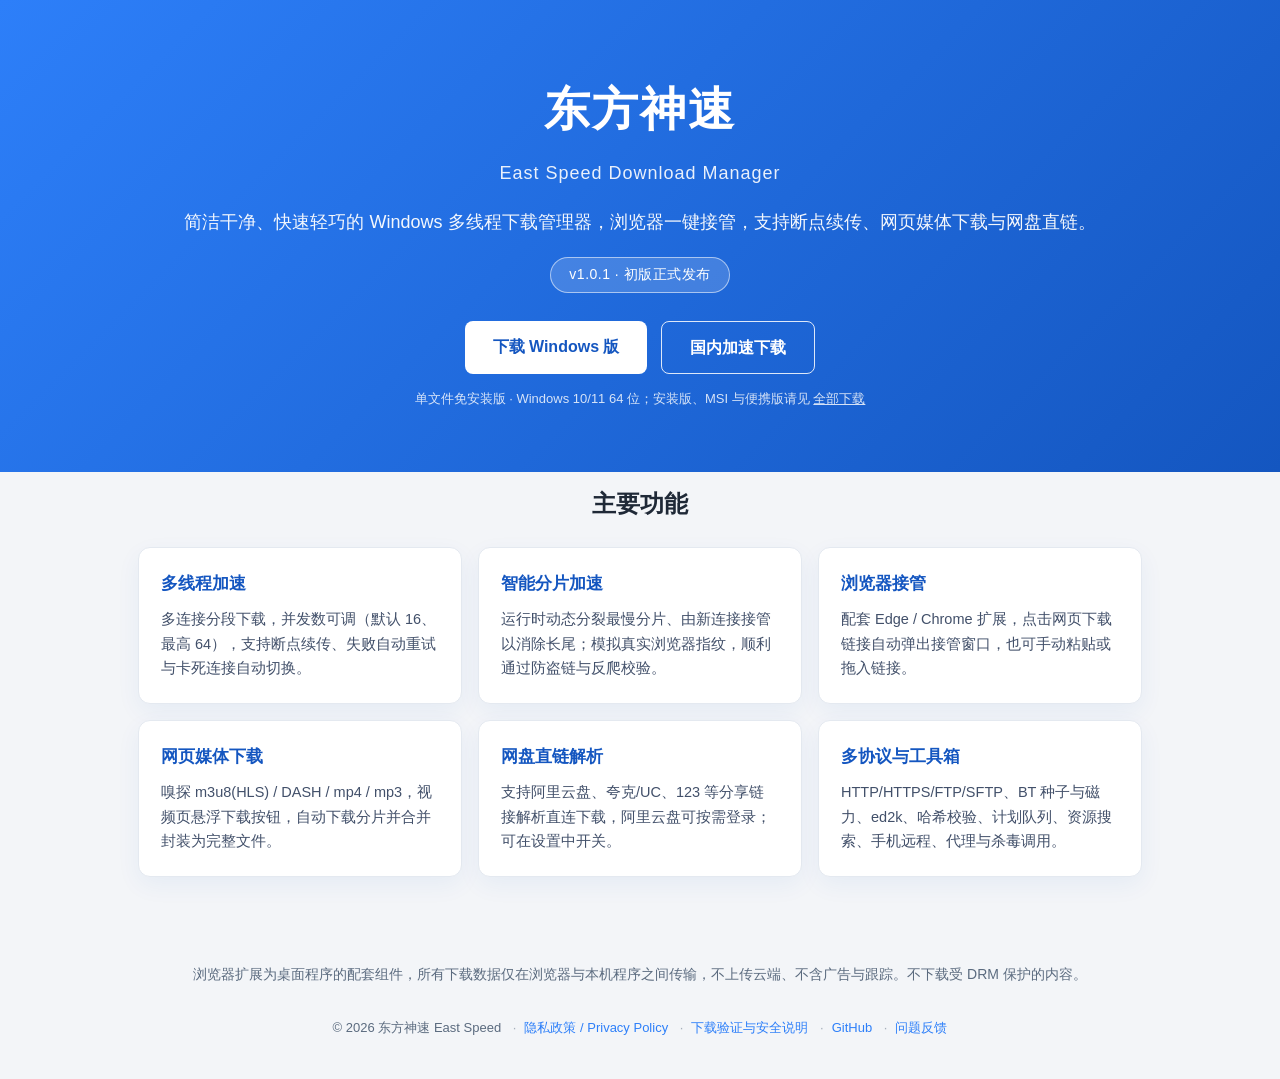
<file: index.html>
<!DOCTYPE html>
<html lang="zh-CN">
<head>
<meta charset="UTF-8" />
<meta name="viewport" content="width=device-width, initial-scale=1.0" />
<title>东方神速 East Speed · 多线程下载管理器</title>
<style>
  :root{--primary:#2D7FF9;--dark:#1456C0;--ink:#1F2937;--muted:#5B6B7F;--line:#E4E9F0;}
  *{box-sizing:border-box;margin:0;padding:0;}
  body{font-family:"Microsoft YaHei","PingFang SC",Segoe UI,Arial,sans-serif;color:var(--ink);background:#F3F5F8;line-height:1.7;}
  .hero{background:linear-gradient(135deg,var(--primary),var(--dark));color:#fff;padding:70px 20px 62px;text-align:center;}
  .hero h1{font-size:46px;margin-bottom:10px;letter-spacing:2px;}
  .hero .en{opacity:.9;font-size:18px;letter-spacing:1px;}
  .hero p{margin-top:18px;font-size:18px;opacity:.95;}
  .badge{display:inline-block;margin-top:20px;background:rgba(255,255,255,.16);border:1px solid rgba(255,255,255,.55);
    padding:5px 18px;border-radius:999px;font-size:14px;letter-spacing:.5px;}
  .btns{margin-top:28px;display:flex;gap:14px;justify-content:center;flex-wrap:wrap;}
  .btn{display:inline-block;padding:12px 28px;border-radius:8px;font-size:16px;text-decoration:none;font-weight:600;}
  .btn-light{background:#fff;color:var(--dark);}
  .btn-outline{border:1.5px solid rgba(255,255,255,.85);color:#fff;}
  .hint{margin-top:14px;font-size:13px;opacity:.82;}
  .wrap{max-width:1040px;margin:-34px auto 0;padding:0 18px 60px;}
  .grid{display:grid;grid-template-columns:repeat(auto-fit,minmax(280px,1fr));gap:16px;}
  .card{background:#fff;border:1px solid var(--line);border-radius:12px;padding:22px 22px;box-shadow:0 8px 24px rgba(20,86,192,.06);}
  .card h3{color:var(--dark);font-size:17px;margin-bottom:8px;}
  .card p{color:#42506a;font-size:14.5px;}
  .sec-title{text-align:center;font-size:24px;margin:46px 0 22px;color:var(--ink);}
  .note{max-width:960px;margin:26px auto 0;padding:0 18px;color:var(--muted);font-size:14px;text-align:center;}
  footer{text-align:center;color:var(--muted);font-size:13px;padding:30px 16px 40px;}
  footer a{color:var(--primary);text-decoration:none;}
  footer .sep{margin:0 8px;opacity:.5;}
</style>
</head>
<body>
  <header class="hero">
    <h1>东方神速</h1>
    <div class="en">East Speed Download Manager</div>
    <p>简洁干净、快速轻巧的 Windows 多线程下载管理器，浏览器一键接管，支持断点续传、网页媒体下载与网盘直链。</p>
    <div class="badge">v1.0.1 · 初版正式发布</div>
    <div class="btns">
      <a class="btn btn-light" href="https://github.com/haoeastspeed/eastspeed-pro/releases/latest/download/EastSpeedPro.exe" title="下载单文件免安装版（Windows 10/11 64 位）">下载 Windows 版</a>
      <a class="btn btn-outline" href="https://update.eastspeed.dpdns.org/pro/EastSpeedPro.exe" title="国内加速通道，下载较慢时请使用此链接">国内加速下载</a>
    </div>
    <div class="hint">单文件免安装版 · Windows 10/11 64 位；安装版、MSI 与便携版请见 <a href="https://github.com/haoeastspeed/eastspeed-pro/releases/latest" style="color:#fff;text-decoration:underline;">全部下载</a></div>
  </header>

  <div class="wrap">
    <h2 class="sec-title">主要功能</h2>
    <div class="grid">
      <div class="card"><h3>多线程加速</h3><p>多连接分段下载，并发数可调（默认 16、最高 64），支持断点续传、失败自动重试与卡死连接自动切换。</p></div>
      <div class="card"><h3>智能分片加速</h3><p>运行时动态分裂最慢分片、由新连接接管以消除长尾；模拟真实浏览器指纹，顺利通过防盗链与反爬校验。</p></div>
      <div class="card"><h3>浏览器接管</h3><p>配套 Edge / Chrome 扩展，点击网页下载链接自动弹出接管窗口，也可手动粘贴或拖入链接。</p></div>
      <div class="card"><h3>网页媒体下载</h3><p>嗅探 m3u8(HLS) / DASH / mp4 / mp3，视频页悬浮下载按钮，自动下载分片并合并封装为完整文件。</p></div>
      <div class="card"><h3>网盘直链解析</h3><p>支持阿里云盘、夸克/UC、123 等分享链接解析直连下载，阿里云盘可按需登录；可在设置中开关。</p></div>
      <div class="card"><h3>多协议与工具箱</h3><p>HTTP/HTTPS/FTP/SFTP、BT 种子与磁力、ed2k、哈希校验、计划队列、资源搜索、手机远程、代理与杀毒调用。</p></div>
    </div>
  </div>

  <p class="note">浏览器扩展为桌面程序的配套组件，所有下载数据仅在浏览器与本机程序之间传输，不上传云端、不含广告与跟踪。不下载受 DRM 保护的内容。</p>

  <footer>
    © 2026 东方神速 East Speed
    <span class="sep">·</span><a href="privacy-policy.html">隐私政策 / Privacy Policy</a>
    <span class="sep">·</span><a href="code-signing-policy.html">下载验证与安全说明</a>
    <span class="sep">·</span><a href="https://github.com/haoeastspeed/eastspeed-pro">GitHub</a>
    <span class="sep">·</span><a href="mailto:wwwhdf@126.com">问题反馈</a>
  </footer>
</body>
</html>
</file>
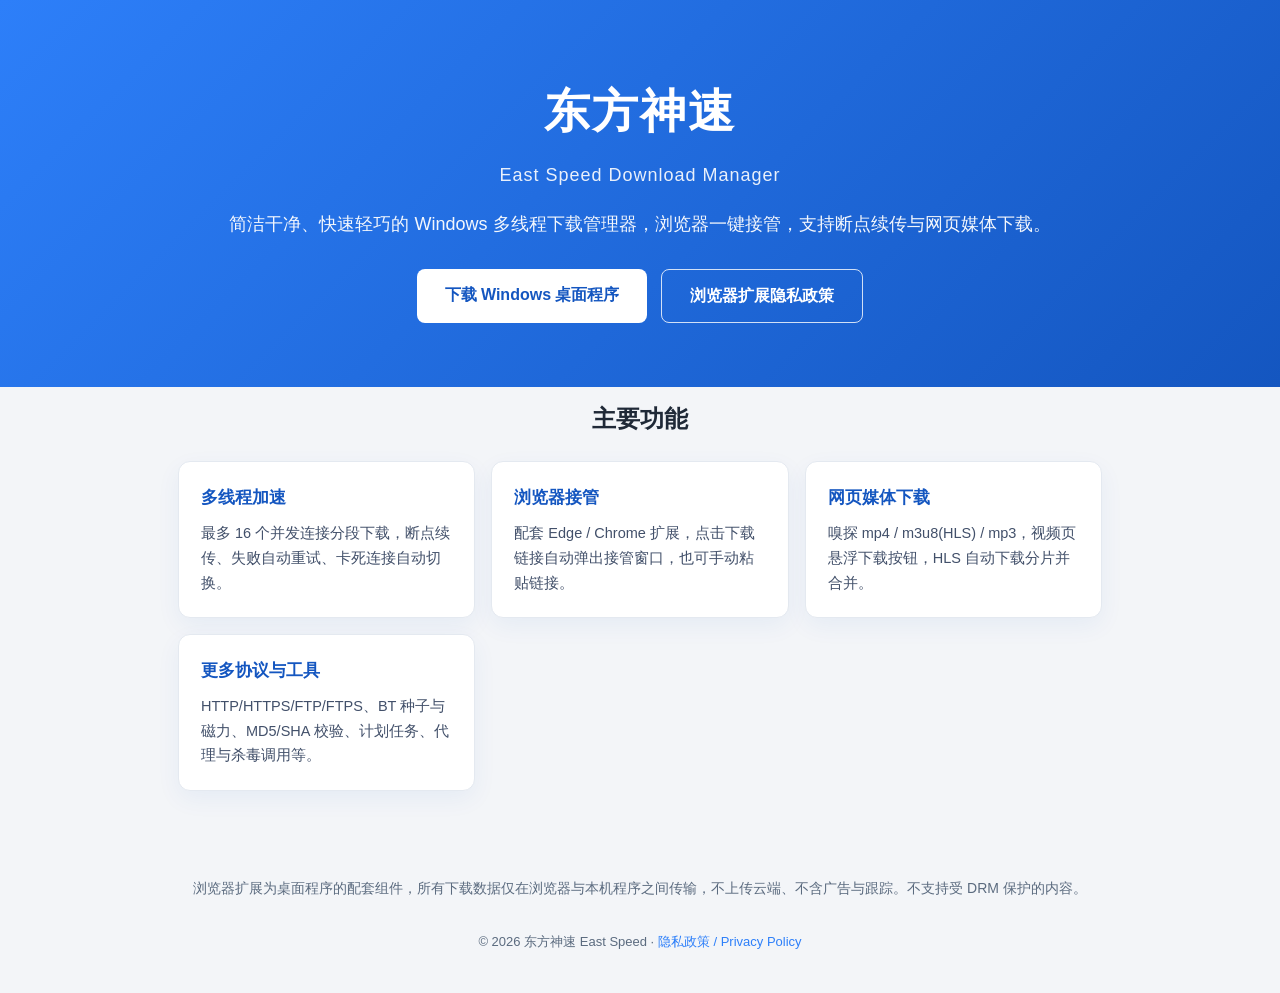
<file: edge_submission/index.html>
<!DOCTYPE html>
<html lang="zh-CN">
<head>
<meta charset="UTF-8" />
<meta name="viewport" content="width=device-width, initial-scale=1.0" />
<title>东方神速 East Speed · 多线程下载管理器</title>
<style>
  :root{--primary:#2D7FF9;--dark:#1456C0;--ink:#1F2937;--muted:#5B6B7F;--line:#E4E9F0;}
  *{box-sizing:border-box;margin:0;padding:0;}
  body{font-family:"Microsoft YaHei","PingFang SC",Segoe UI,Arial,sans-serif;color:var(--ink);background:#F3F5F8;line-height:1.7;}
  .hero{background:linear-gradient(135deg,var(--primary),var(--dark));color:#fff;padding:72px 20px 64px;text-align:center;}
  .hero h1{font-size:46px;margin-bottom:10px;letter-spacing:2px;}
  .hero .en{opacity:.9;font-size:18px;letter-spacing:1px;}
  .hero p{margin-top:18px;font-size:18px;opacity:.95;}
  .btns{margin-top:30px;display:flex;gap:14px;justify-content:center;flex-wrap:wrap;}
  .btn{display:inline-block;padding:12px 28px;border-radius:8px;font-size:16px;text-decoration:none;font-weight:600;}
  .btn-light{background:#fff;color:var(--dark);}
  .btn-outline{border:1.5px solid rgba(255,255,255,.8);color:#fff;}
  .wrap{max-width:960px;margin:-34px auto 0;padding:0 18px 60px;}
  .grid{display:grid;grid-template-columns:repeat(auto-fit,minmax(220px,1fr));gap:16px;}
  .card{background:#fff;border:1px solid var(--line);border-radius:12px;padding:22px 22px;box-shadow:0 8px 24px rgba(20,86,192,.06);}
  .card h3{color:var(--dark);font-size:17px;margin-bottom:8px;}
  .card p{color:#42506a;font-size:14.5px;}
  .sec-title{text-align:center;font-size:24px;margin:46px 0 22px;color:var(--ink);}
  .note{max-width:960px;margin:26px auto 0;padding:0 18px;color:var(--muted);font-size:14px;text-align:center;}
  footer{text-align:center;color:var(--muted);font-size:13px;padding:30px 16px 40px;}
  footer a{color:var(--primary);text-decoration:none;}
</style>
</head>
<body>
  <header class="hero">
    <h1>东方神速</h1>
    <div class="en">East Speed Download Manager</div>
    <p>简洁干净、快速轻巧的 Windows 多线程下载管理器，浏览器一键接管，支持断点续传与网页媒体下载。</p>
    <div class="btns">
      <a class="btn btn-light" href="https://github.com/haoeastspeed/eastspeed/releases/tag/v1.0.0" target="_blank" rel="noopener">下载 Windows 桌面程序</a>
      <a class="btn btn-outline" href="privacy-policy.html">浏览器扩展隐私政策</a>
    </div>
  </header>

  <div class="wrap">
    <h2 class="sec-title">主要功能</h2>
    <div class="grid">
      <div class="card"><h3>多线程加速</h3><p>最多 16 个并发连接分段下载，断点续传、失败自动重试、卡死连接自动切换。</p></div>
      <div class="card"><h3>浏览器接管</h3><p>配套 Edge / Chrome 扩展，点击下载链接自动弹出接管窗口，也可手动粘贴链接。</p></div>
      <div class="card"><h3>网页媒体下载</h3><p>嗅探 mp4 / m3u8(HLS) / mp3，视频页悬浮下载按钮，HLS 自动下载分片并合并。</p></div>
      <div class="card"><h3>更多协议与工具</h3><p>HTTP/HTTPS/FTP/FTPS、BT 种子与磁力、MD5/SHA 校验、计划任务、代理与杀毒调用等。</p></div>
    </div>
  </div>

  <p class="note">浏览器扩展为桌面程序的配套组件，所有下载数据仅在浏览器与本机程序之间传输，不上传云端、不含广告与跟踪。不支持受 DRM 保护的内容。</p>

  <footer>
    © 2026 东方神速 East Speed ·
    <a href="privacy-policy.html">隐私政策 / Privacy Policy</a>
  </footer>
</body>
</html>
</file>
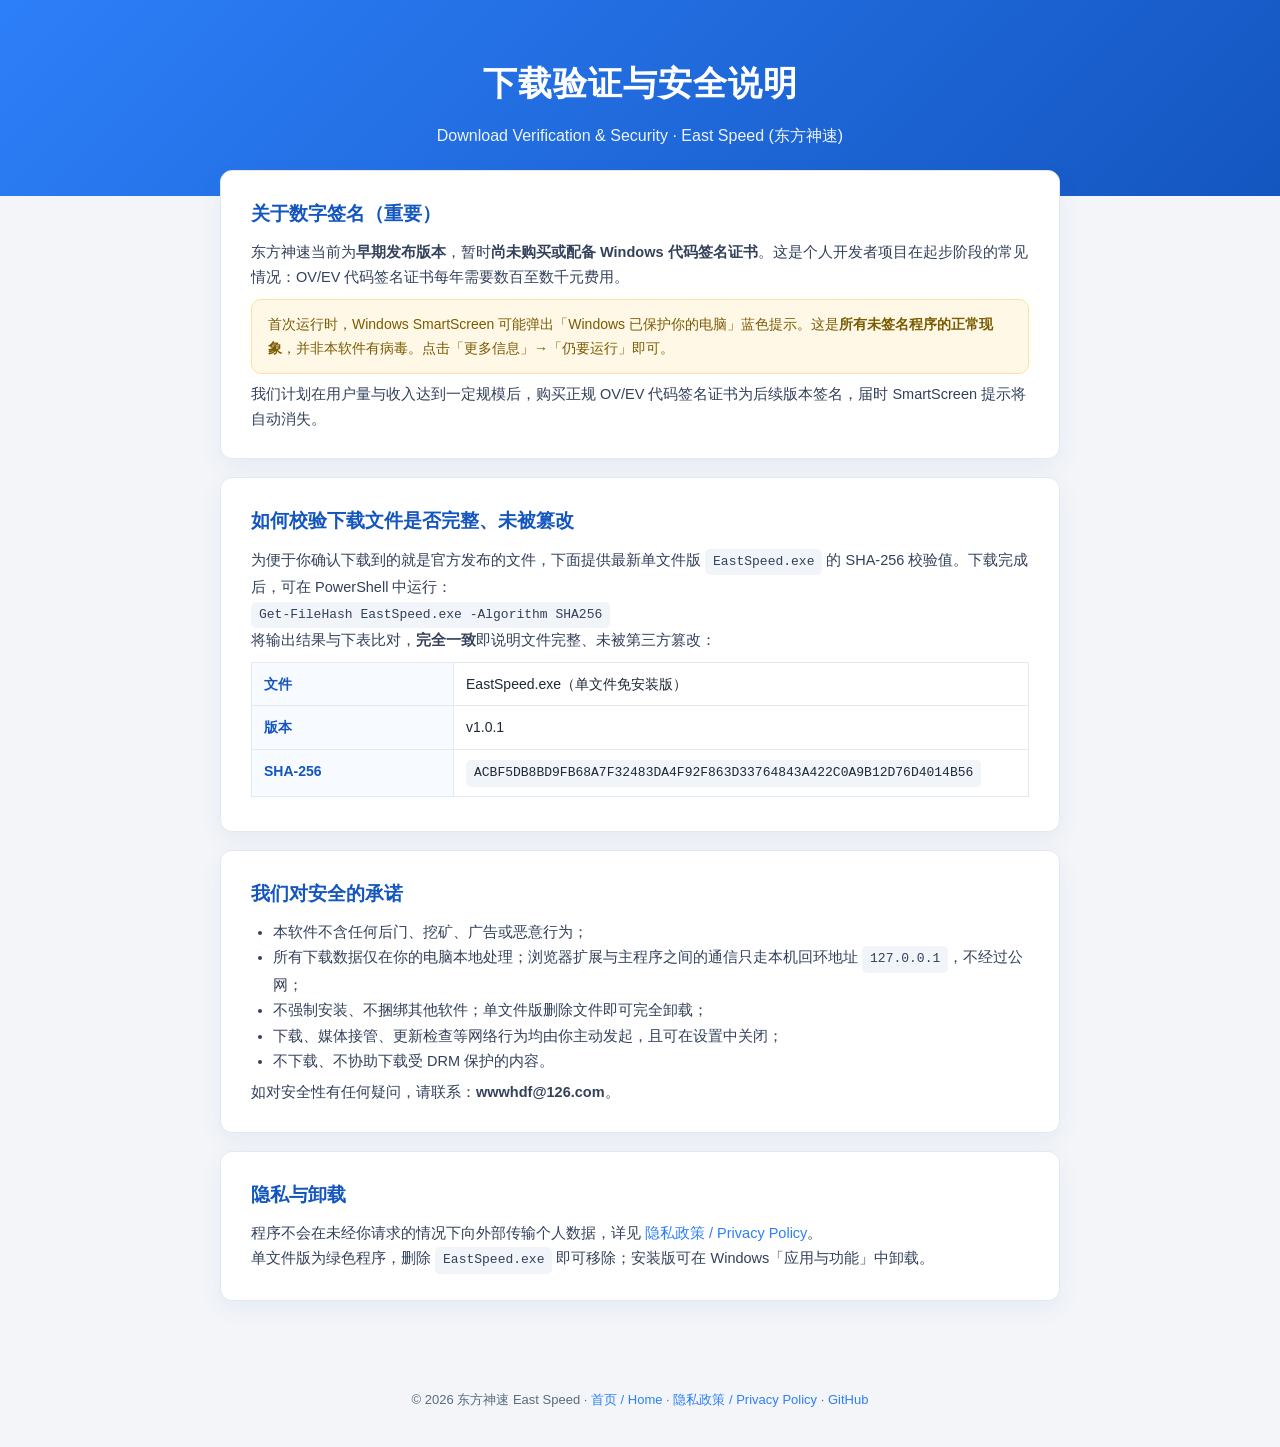
<file: code-signing-policy.html>
<!DOCTYPE html>
<html lang="zh-CN">
<head>
<meta charset="UTF-8" />
<meta name="viewport" content="width=device-width, initial-scale=1.0" />
<title>下载验证与安全说明 · Download Verification & Security — East Speed 东方神速</title>
<style>
  :root{--primary:#2D7FF9;--dark:#1456C0;--ink:#1F2937;--muted:#5B6B7F;--line:#E4E9F0;}
  *{box-sizing:border-box;margin:0;padding:0;}
  body{font-family:"Microsoft YaHei","PingFang SC",Segoe UI,Arial,sans-serif;color:var(--ink);background:#F3F5F8;line-height:1.75;}
  .hero{background:linear-gradient(135deg,var(--primary),var(--dark));color:#fff;padding:54px 20px 46px;text-align:center;}
  .hero h1{font-size:34px;margin-bottom:8px;letter-spacing:1px;}
  .hero .en{opacity:.92;font-size:16px;}
  .wrap{max-width:880px;margin:-26px auto 0;padding:0 20px 60px;}
  .card{background:#fff;border:1px solid var(--line);border-radius:12px;padding:26px 30px;box-shadow:0 8px 24px rgba(20,86,192,.06);margin-bottom:18px;}
  h2{color:var(--dark);font-size:19px;margin:22px 0 10px;}
  h2:first-child{margin-top:0;}
  p,li{font-size:14.5px;color:#33415a;}
  ul{margin:6px 0 6px 22px;}
  .note{background:#FFF8E6;border:1px solid #FFE0A3;border-radius:10px;padding:12px 16px;font-size:14px;color:#7A5B00;margin:8px 0;}
  code{background:#F1F4F9;border-radius:5px;padding:2px 8px;font-size:13px;word-break:break-all;display:inline-block;}
  a{color:var(--primary);text-decoration:none;}
  table{border-collapse:collapse;width:100%;margin:8px 0;font-size:14px;}
  th,td{border:1px solid var(--line);padding:9px 12px;text-align:left;vertical-align:top;}
  th{background:#F7FAFF;width:26%;color:var(--dark);}
  footer{text-align:center;color:var(--muted);font-size:13px;padding:10px 16px 40px;}
</style>
</head>
<body>
  <header class="hero">
    <h1>下载验证与安全说明</h1>
    <div class="en">Download Verification &amp; Security · East Speed (东方神速)</div>
  </header>

  <div class="wrap">
    <div class="card">
      <h2>关于数字签名（重要）</h2>
      <p>东方神速当前为<strong>早期发布版本</strong>，暂时<strong>尚未购买或配备 Windows 代码签名证书</strong>。这是个人开发者项目在起步阶段的常见情况：OV/EV 代码签名证书每年需要数百至数千元费用。</p>
      <div class="note">首次运行时，Windows SmartScreen 可能弹出「Windows 已保护你的电脑」蓝色提示。这是<strong>所有未签名程序的正常现象</strong>，并非本软件有病毒。点击「更多信息」→「仍要运行」即可。</div>
      <p>我们计划在用户量与收入达到一定规模后，购买正规 OV/EV 代码签名证书为后续版本签名，届时 SmartScreen 提示将自动消失。</p>
    </div>

    <div class="card">
      <h2>如何校验下载文件是否完整、未被篡改</h2>
      <p>为便于你确认下载到的就是官方发布的文件，下面提供最新单文件版 <code>EastSpeed.exe</code> 的 SHA-256 校验值。下载完成后，可在 PowerShell 中运行：</p>
      <p><code>Get-FileHash EastSpeed.exe -Algorithm SHA256</code></p>
      <p>将输出结果与下表比对，<strong>完全一致</strong>即说明文件完整、未被第三方篡改：</p>
      <table>
        <tr><th>文件</th><td>EastSpeed.exe（单文件免安装版）</td></tr>
        <tr><th>版本</th><td>v1.0.1</td></tr>
        <tr><th>SHA-256</th><td><code>ACBF5DB8BD9FB68A7F32483DA4F92F863D33764843A422C0A9B12D76D4014B56</code></td></tr>
      </table>
    </div>

    <div class="card">
      <h2>我们对安全的承诺</h2>
      <ul>
        <li>本软件不含任何后门、挖矿、广告或恶意行为；</li>
        <li>所有下载数据仅在你的电脑本地处理；浏览器扩展与主程序之间的通信只走本机回环地址 <code>127.0.0.1</code>，不经过公网；</li>
        <li>不强制安装、不捆绑其他软件；单文件版删除文件即可完全卸载；</li>
        <li>下载、媒体接管、更新检查等网络行为均由你主动发起，且可在设置中关闭；</li>
        <li>不下载、不协助下载受 DRM 保护的内容。</li>
      </ul>
      <p>如对安全性有任何疑问，请联系：<strong>wwwhdf@126.com</strong>。</p>
    </div>

    <div class="card">
      <h2>隐私与卸载</h2>
      <p>程序不会在未经你请求的情况下向外部传输个人数据，详见 <a href="privacy-policy.html">隐私政策 / Privacy Policy</a>。</p>
      <p>单文件版为绿色程序，删除 <code>EastSpeed.exe</code> 即可移除；安装版可在 Windows「应用与功能」中卸载。</p>
    </div>
  </div>

  <footer>
    © 2026 东方神速 East Speed ·
    <a href="index.html">首页 / Home</a> ·
    <a href="privacy-policy.html">隐私政策 / Privacy Policy</a> ·
    <a href="https://github.com/haoeastspeed/eastspeed" target="_blank" rel="noopener">GitHub</a>
  </footer>
</body>
</html>
</file>
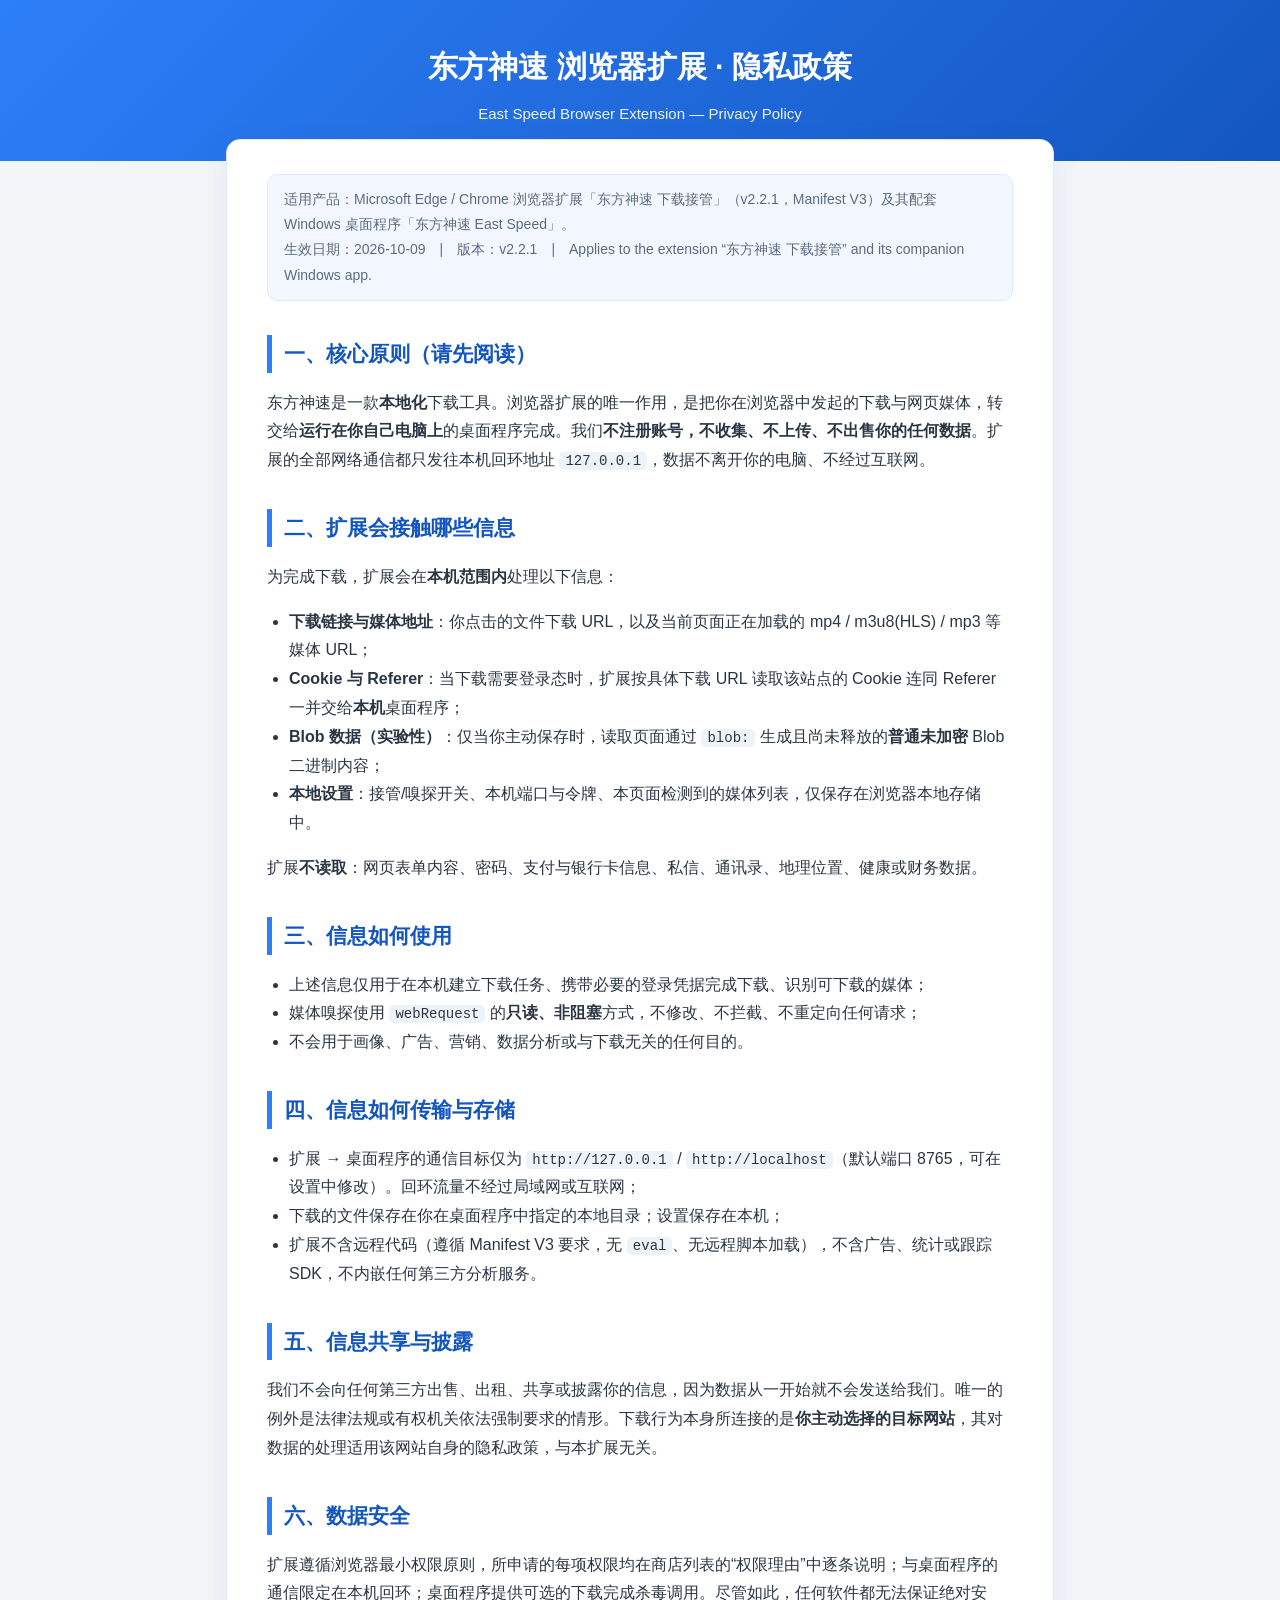
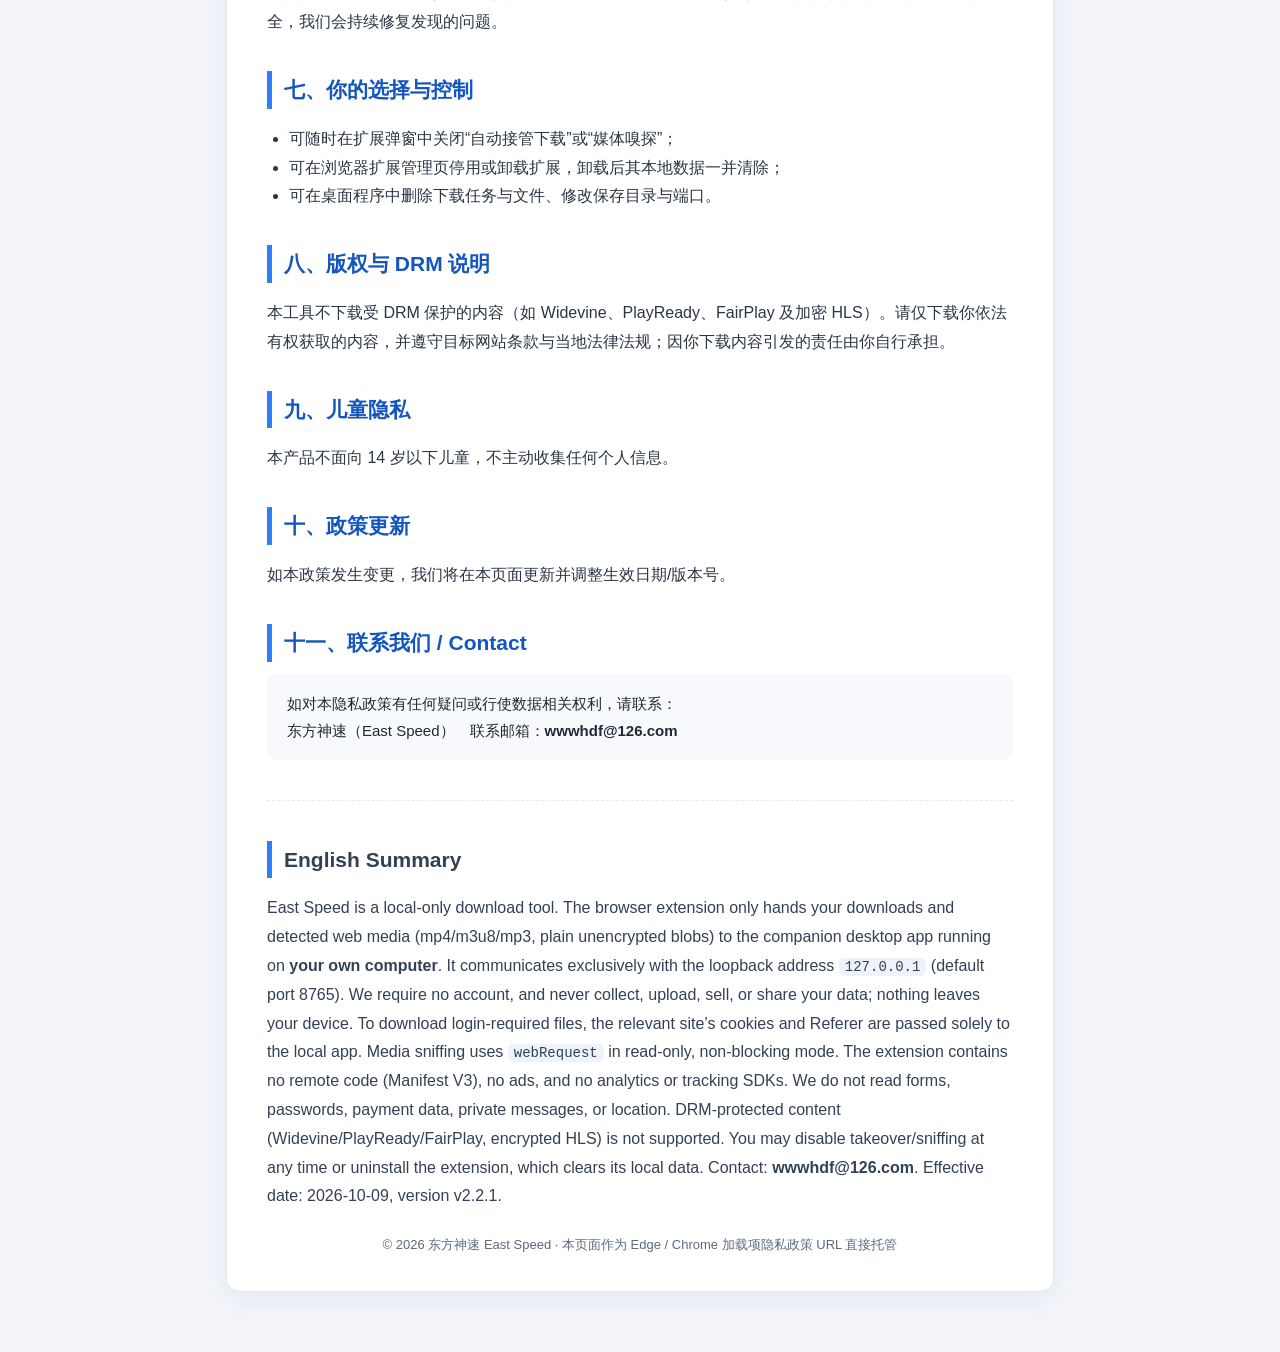
<file: privacy-policy.html>
<!DOCTYPE html>
<html lang="zh-CN">
<head>
<meta charset="UTF-8" />
<meta name="viewport" content="width=device-width, initial-scale=1.0" />
<title>东方神速 浏览器扩展 · 隐私政策 / Privacy Policy</title>
<style>
  :root{ --primary:#2D7FF9; --primary-dark:#1456C0; --ink:#1F2937; --muted:#5B6B7F;
         --line:#E4E9F0; --bg:#F3F5F8; }
  *{box-sizing:border-box;}
  body{margin:0;background:var(--bg);color:var(--ink);
       font-family:"Microsoft YaHei","PingFang SC",Segoe UI,Arial,sans-serif;
       line-height:1.8;font-size:16px;}
  .hero{background:linear-gradient(135deg,var(--primary),var(--primary-dark));
        color:#fff;padding:40px 20px 34px;text-align:center;}
  .hero h1{margin:0 0 6px;font-size:30px;}
  .hero .sub{opacity:.92;font-size:15px;}
  .wrap{max-width:860px;margin:-22px auto 60px;padding:0 16px;}
  .card{background:#fff;border:1px solid var(--line);border-radius:14px;
        padding:34px 40px;box-shadow:0 8px 30px rgba(20,86,192,.08);}
  h2{font-size:21px;color:var(--primary-dark);border-left:5px solid var(--primary);
     padding-left:12px;margin:34px 0 12px;}
  h2:first-child{margin-top:0;}
  h3{font-size:17px;margin:20px 0 6px;}
  p,li{color:#2b3645;}
  ul{padding-left:22px;}
  .meta{background:#F2F7FF;border:1px solid #DCEBFF;border-radius:10px;
        padding:12px 16px;font-size:14px;color:var(--muted);margin-bottom:8px;}
  .en{color:#334155;}
  .divider{border:none;border-top:1px dashed var(--line);margin:40px 0;}
  .contact{background:#F7F9FC;border-radius:10px;padding:16px 20px;font-size:15px;}
  code{background:#EEF3FA;padding:1px 6px;border-radius:5px;font-size:14px;}
  footer{text-align:center;color:var(--muted);font-size:13px;margin-top:22px;}
</style>
</head>
<body>
<div class="hero">
  <h1>东方神速 浏览器扩展 · 隐私政策</h1>
  <div class="sub">East Speed Browser Extension — Privacy Policy</div>
</div>
<div class="wrap">
  <div class="card">
    <div class="meta">
      适用产品：Microsoft Edge / Chrome 浏览器扩展「东方神速 下载接管」（v2.2.1，Manifest V3）及其配套 Windows 桌面程序「东方神速 East Speed」。<br/>
      生效日期：2026-10-09　|　版本：v2.2.1　|　Applies to the extension “东方神速 下载接管” and its companion Windows app.
    </div>

    <h2>一、核心原则（请先阅读）</h2>
    <p>东方神速是一款<strong>本地化</strong>下载工具。浏览器扩展的唯一作用，是把你在浏览器中发起的下载与网页媒体，转交给<strong>运行在你自己电脑上</strong>的桌面程序完成。我们<strong>不注册账号，不收集、不上传、不出售你的任何数据</strong>。扩展的全部网络通信都只发往本机回环地址 <code>127.0.0.1</code>，数据不离开你的电脑、不经过互联网。</p>

    <h2>二、扩展会接触哪些信息</h2>
    <p>为完成下载，扩展会在<strong>本机范围内</strong>处理以下信息：</p>
    <ul>
      <li><strong>下载链接与媒体地址</strong>：你点击的文件下载 URL，以及当前页面正在加载的 mp4 / m3u8(HLS) / mp3 等媒体 URL；</li>
      <li><strong>Cookie 与 Referer</strong>：当下载需要登录态时，扩展按具体下载 URL 读取该站点的 Cookie 连同 Referer 一并交给<strong>本机</strong>桌面程序；</li>
      <li><strong>Blob 数据（实验性）</strong>：仅当你主动保存时，读取页面通过 <code>blob:</code> 生成且尚未释放的<strong>普通未加密</strong> Blob 二进制内容；</li>
      <li><strong>本地设置</strong>：接管/嗅探开关、本机端口与令牌、本页面检测到的媒体列表，仅保存在浏览器本地存储中。</li>
    </ul>
    <p>扩展<strong>不读取</strong>：网页表单内容、密码、支付与银行卡信息、私信、通讯录、地理位置、健康或财务数据。</p>

    <h2>三、信息如何使用</h2>
    <ul>
      <li>上述信息仅用于在本机建立下载任务、携带必要的登录凭据完成下载、识别可下载的媒体；</li>
      <li>媒体嗅探使用 <code>webRequest</code> 的<strong>只读、非阻塞</strong>方式，不修改、不拦截、不重定向任何请求；</li>
      <li>不会用于画像、广告、营销、数据分析或与下载无关的任何目的。</li>
    </ul>

    <h2>四、信息如何传输与存储</h2>
    <ul>
      <li>扩展 → 桌面程序的通信目标仅为 <code>http://127.0.0.1</code> / <code>http://localhost</code>（默认端口 8765，可在设置中修改）。回环流量不经过局域网或互联网；</li>
      <li>下载的文件保存在你在桌面程序中指定的本地目录；设置保存在本机；</li>
      <li>扩展不含远程代码（遵循 Manifest V3 要求，无 <code>eval</code>、无远程脚本加载），不含广告、统计或跟踪 SDK，不内嵌任何第三方分析服务。</li>
    </ul>

    <h2>五、信息共享与披露</h2>
    <p>我们不会向任何第三方出售、出租、共享或披露你的信息，因为数据从一开始就不会发送给我们。唯一的例外是法律法规或有权机关依法强制要求的情形。下载行为本身所连接的是<strong>你主动选择的目标网站</strong>，其对数据的处理适用该网站自身的隐私政策，与本扩展无关。</p>

    <h2>六、数据安全</h2>
    <p>扩展遵循浏览器最小权限原则，所申请的每项权限均在商店列表的“权限理由”中逐条说明；与桌面程序的通信限定在本机回环；桌面程序提供可选的下载完成杀毒调用。尽管如此，任何软件都无法保证绝对安全，我们会持续修复发现的问题。</p>

    <h2>七、你的选择与控制</h2>
    <ul>
      <li>可随时在扩展弹窗中关闭“自动接管下载”或“媒体嗅探”；</li>
      <li>可在浏览器扩展管理页停用或卸载扩展，卸载后其本地数据一并清除；</li>
      <li>可在桌面程序中删除下载任务与文件、修改保存目录与端口。</li>
    </ul>

    <h2>八、版权与 DRM 说明</h2>
    <p>本工具不下载受 DRM 保护的内容（如 Widevine、PlayReady、FairPlay 及加密 HLS）。请仅下载你依法有权获取的内容，并遵守目标网站条款与当地法律法规；因你下载内容引发的责任由你自行承担。</p>

    <h2>九、儿童隐私</h2>
    <p>本产品不面向 14 岁以下儿童，不主动收集任何个人信息。</p>

    <h2>十、政策更新</h2>
    <p>如本政策发生变更，我们将在本页面更新并调整生效日期/版本号。</p>

    <h2>十一、联系我们 / Contact</h2>
    <div class="contact">
      如对本隐私政策有任何疑问或行使数据相关权利，请联系：<br/>
      东方神速（East Speed）　联系邮箱：<strong>wwwhdf@126.com</strong>
    </div>

    <hr class="divider" />

    <h2 class="en">English Summary</h2>
    <p class="en">East Speed is a local-only download tool. The browser extension only hands your downloads and detected web media (mp4/m3u8/mp3, plain unencrypted blobs) to the companion desktop app running on <strong>your own computer</strong>. It communicates exclusively with the loopback address <code>127.0.0.1</code> (default port 8765). We require no account, and never collect, upload, sell, or share your data; nothing leaves your device. To download login-required files, the relevant site’s cookies and Referer are passed solely to the local app. Media sniffing uses <code>webRequest</code> in read-only, non-blocking mode. The extension contains no remote code (Manifest V3), no ads, and no analytics or tracking SDKs. We do not read forms, passwords, payment data, private messages, or location. DRM-protected content (Widevine/PlayReady/FairPlay, encrypted HLS) is not supported. You may disable takeover/sniffing at any time or uninstall the extension, which clears its local data. Contact: <strong>wwwhdf@126.com</strong>. Effective date: 2026-10-09, version v2.2.1.</p>

    <footer>© 2026 东方神速 East Speed · 本页面作为 Edge / Chrome 加载项隐私政策 URL 直接托管</footer>
  </div>
</div>
</body>
</html>
</file>
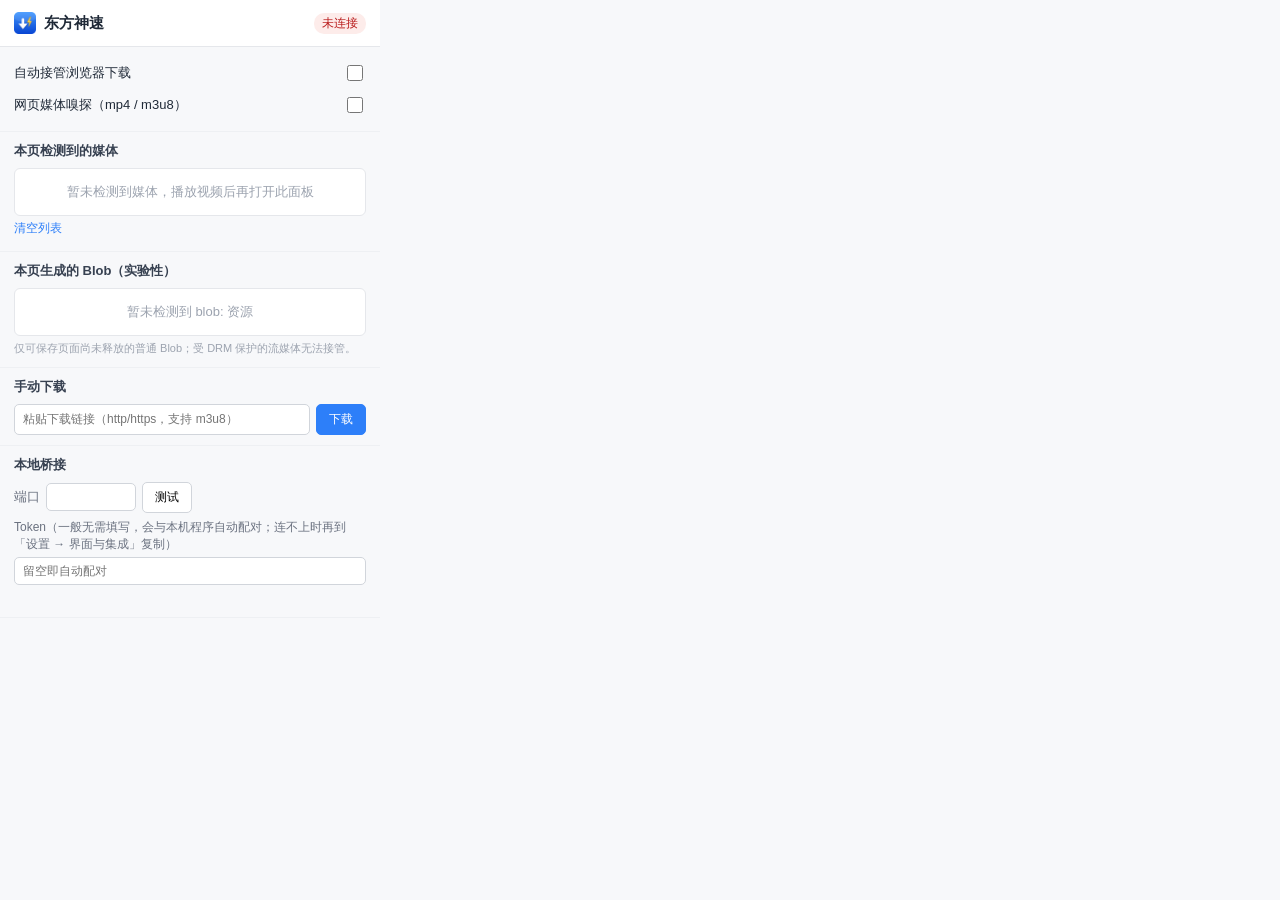
<file: browser_extension/popup.html>
<!DOCTYPE html>
<html lang="zh-CN">
<head>
  <meta charset="UTF-8" />
  <link rel="stylesheet" href="popup.css" />
</head>
<body>
  <header>
    <div class="brand">
      <img src="icons/icon48.png" alt="" width="22" height="22" />
      <span>东方神速</span>
    </div>
    <span id="conn" class="conn off">未连接</span>
  </header>

  <section class="switches">
    <label class="switch-row">
      <span>自动接管浏览器下载</span>
      <input type="checkbox" id="takeover" />
    </label>
    <label class="switch-row">
      <span>网页媒体嗅探（mp4 / m3u8）</span>
      <input type="checkbox" id="sniff" />
    </label>
  </section>

  <section>
    <div class="section-title">本页检测到的媒体</div>
    <div id="media-list" class="media-list">
      <div class="empty">暂未检测到媒体，播放视频后再打开此面板</div>
    </div>
    <button id="clear-media" class="link-btn">清空列表</button>
  </section>

  <section>
    <div class="section-title">本页生成的 Blob（实验性）</div>
    <div id="blob-list" class="media-list">
      <div class="empty">暂未检测到 blob: 资源</div>
    </div>
    <div class="hint">仅可保存页面尚未释放的普通 Blob；受 DRM 保护的流媒体无法接管。</div>
  </section>

  <section>
    <div class="section-title">手动下载</div>
    <div class="manual">
      <input type="text" id="manual-url" placeholder="粘贴下载链接（http/https，支持 m3u8）" />
      <button id="manual-go" class="primary">下载</button>
    </div>
  </section>

  <section class="bridge">
    <div class="section-title">本地桥接</div>
    <div class="form-row">
      <label>端口</label>
      <input type="number" id="port" min="1024" max="65535" />
      <button id="test-conn">测试</button>
    </div>
    <div class="form-row column">
      <label>Token（一般无需填写，会与本机程序自动配对；连不上时再到「设置 → 界面与集成」复制）</label>
      <input type="password" id="token" placeholder="留空即自动配对" />
    </div>
    <div id="msg" class="msg"></div>
  </section>

  <script src="popup.js"></script>
</body>
</html>
</file>
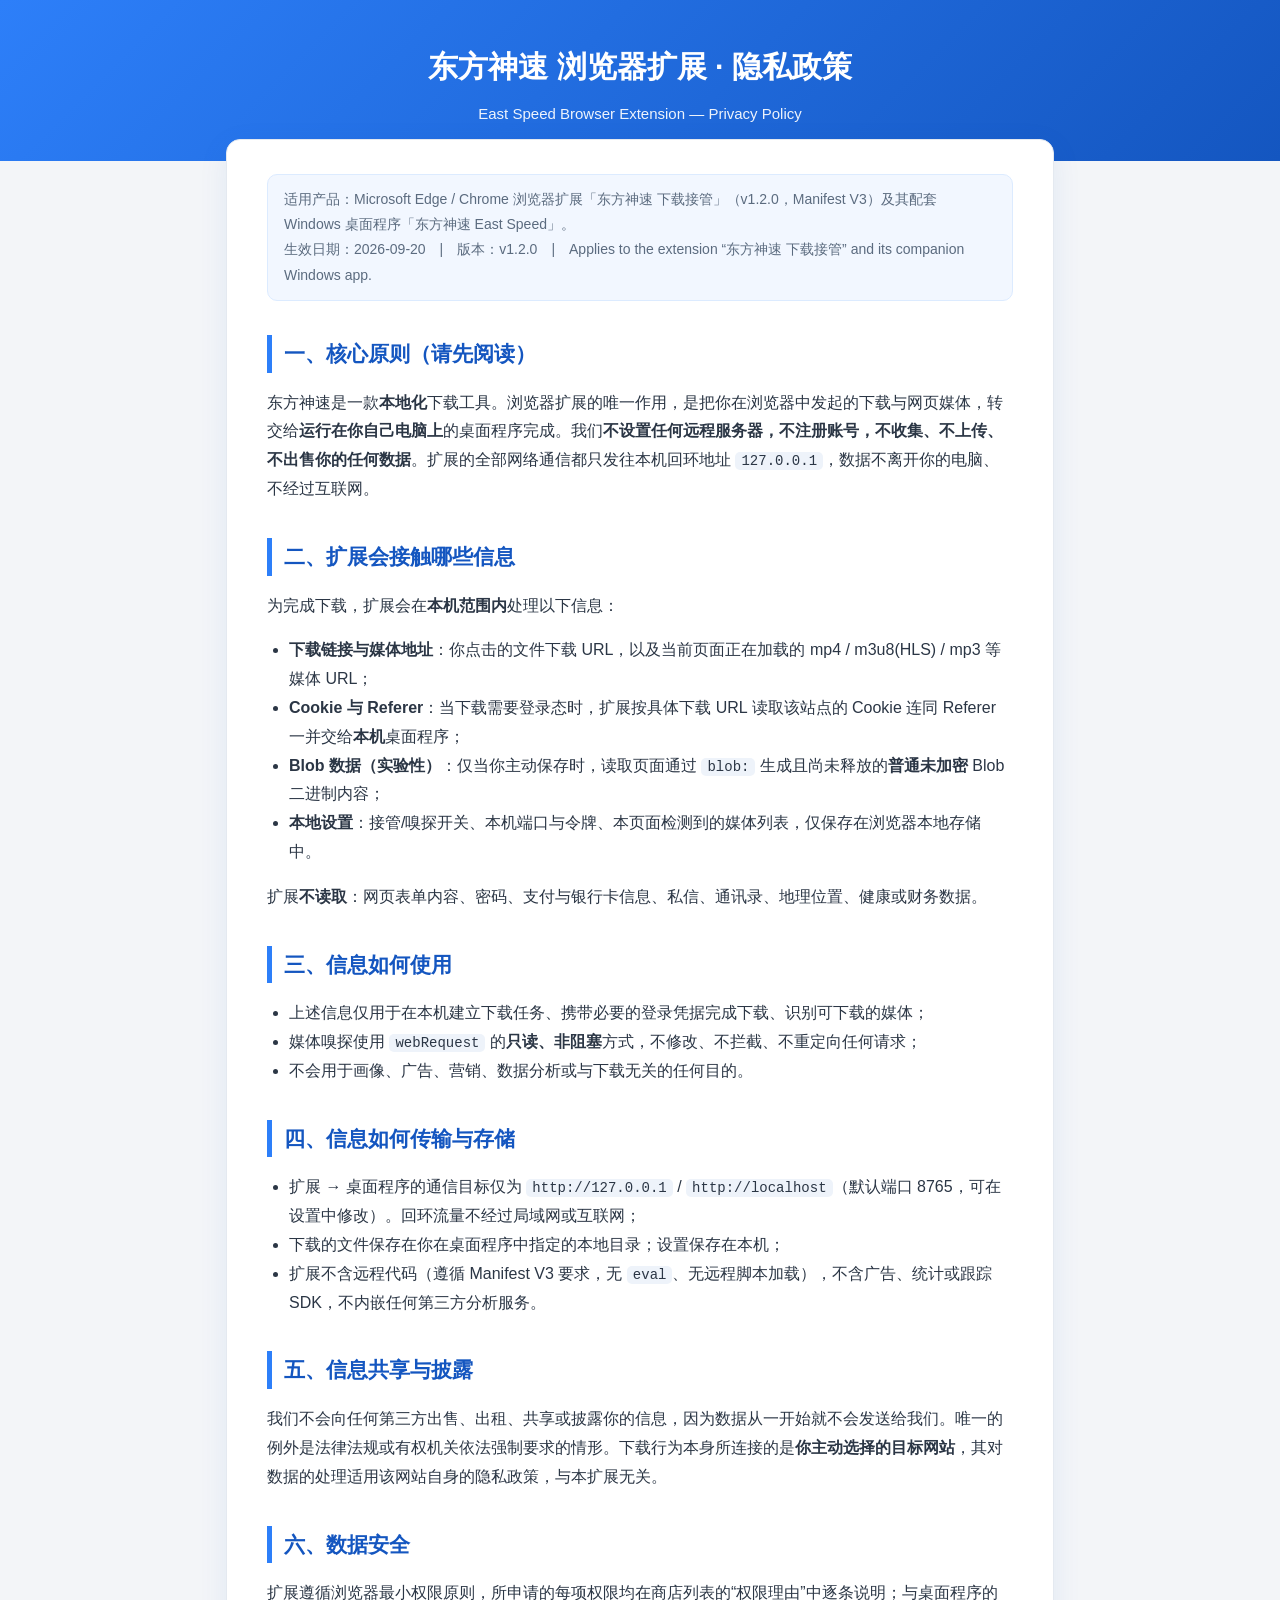
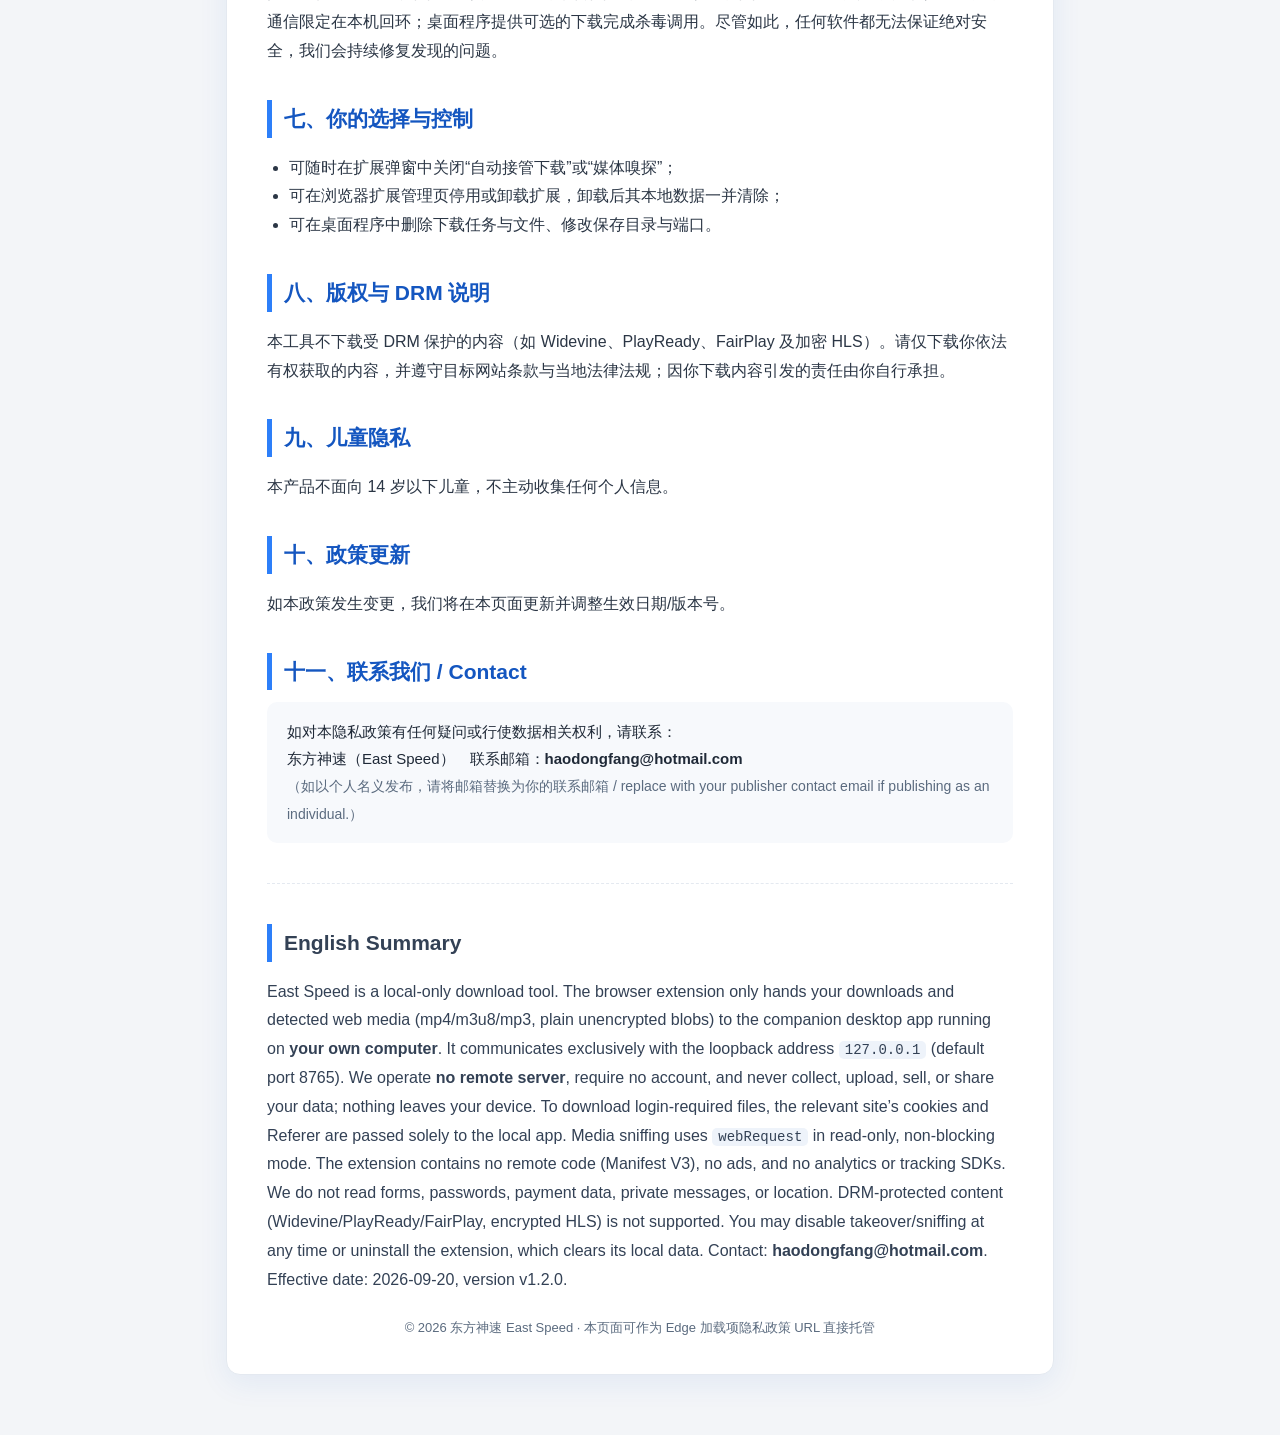
<file: edge_submission/privacy-policy.html>
<!DOCTYPE html>
<html lang="zh-CN">
<head>
<meta charset="UTF-8" />
<meta name="viewport" content="width=device-width, initial-scale=1.0" />
<title>东方神速 浏览器扩展 · 隐私政策 / Privacy Policy</title>
<style>
  :root{ --primary:#2D7FF9; --primary-dark:#1456C0; --ink:#1F2937; --muted:#5B6B7F;
         --line:#E4E9F0; --bg:#F3F5F8; }
  *{box-sizing:border-box;}
  body{margin:0;background:var(--bg);color:var(--ink);
       font-family:"Microsoft YaHei","PingFang SC",Segoe UI,Arial,sans-serif;
       line-height:1.8;font-size:16px;}
  .hero{background:linear-gradient(135deg,var(--primary),var(--primary-dark));
        color:#fff;padding:40px 20px 34px;text-align:center;}
  .hero h1{margin:0 0 6px;font-size:30px;}
  .hero .sub{opacity:.92;font-size:15px;}
  .wrap{max-width:860px;margin:-22px auto 60px;padding:0 16px;}
  .card{background:#fff;border:1px solid var(--line);border-radius:14px;
        padding:34px 40px;box-shadow:0 8px 30px rgba(20,86,192,.08);}
  h2{font-size:21px;color:var(--primary-dark);border-left:5px solid var(--primary);
     padding-left:12px;margin:34px 0 12px;}
  h2:first-child{margin-top:0;}
  h3{font-size:17px;margin:20px 0 6px;}
  p,li{color:#2b3645;}
  ul{padding-left:22px;}
  .meta{background:#F2F7FF;border:1px solid #DCEBFF;border-radius:10px;
        padding:12px 16px;font-size:14px;color:var(--muted);margin-bottom:8px;}
  .en{color:#334155;}
  .divider{border:none;border-top:1px dashed var(--line);margin:40px 0;}
  .contact{background:#F7F9FC;border-radius:10px;padding:16px 20px;font-size:15px;}
  code{background:#EEF3FA;padding:1px 6px;border-radius:5px;font-size:14px;}
  footer{text-align:center;color:var(--muted);font-size:13px;margin-top:22px;}
</style>
</head>
<body>
<div class="hero">
  <h1>东方神速 浏览器扩展 · 隐私政策</h1>
  <div class="sub">East Speed Browser Extension — Privacy Policy</div>
</div>
<div class="wrap">
  <div class="card">
    <div class="meta">
      适用产品：Microsoft Edge / Chrome 浏览器扩展「东方神速 下载接管」（v1.2.0，Manifest V3）及其配套 Windows 桌面程序「东方神速 East Speed」。<br/>
      生效日期：2026-09-20　|　版本：v1.2.0　|　Applies to the extension “东方神速 下载接管” and its companion Windows app.
    </div>

    <h2>一、核心原则（请先阅读）</h2>
    <p>东方神速是一款<strong>本地化</strong>下载工具。浏览器扩展的唯一作用，是把你在浏览器中发起的下载与网页媒体，转交给<strong>运行在你自己电脑上</strong>的桌面程序完成。我们<strong>不设置任何远程服务器，不注册账号，不收集、不上传、不出售你的任何数据</strong>。扩展的全部网络通信都只发往本机回环地址 <code>127.0.0.1</code>，数据不离开你的电脑、不经过互联网。</p>

    <h2>二、扩展会接触哪些信息</h2>
    <p>为完成下载，扩展会在<strong>本机范围内</strong>处理以下信息：</p>
    <ul>
      <li><strong>下载链接与媒体地址</strong>：你点击的文件下载 URL，以及当前页面正在加载的 mp4 / m3u8(HLS) / mp3 等媒体 URL；</li>
      <li><strong>Cookie 与 Referer</strong>：当下载需要登录态时，扩展按具体下载 URL 读取该站点的 Cookie 连同 Referer 一并交给<strong>本机</strong>桌面程序；</li>
      <li><strong>Blob 数据（实验性）</strong>：仅当你主动保存时，读取页面通过 <code>blob:</code> 生成且尚未释放的<strong>普通未加密</strong> Blob 二进制内容；</li>
      <li><strong>本地设置</strong>：接管/嗅探开关、本机端口与令牌、本页面检测到的媒体列表，仅保存在浏览器本地存储中。</li>
    </ul>
    <p>扩展<strong>不读取</strong>：网页表单内容、密码、支付与银行卡信息、私信、通讯录、地理位置、健康或财务数据。</p>

    <h2>三、信息如何使用</h2>
    <ul>
      <li>上述信息仅用于在本机建立下载任务、携带必要的登录凭据完成下载、识别可下载的媒体；</li>
      <li>媒体嗅探使用 <code>webRequest</code> 的<strong>只读、非阻塞</strong>方式，不修改、不拦截、不重定向任何请求；</li>
      <li>不会用于画像、广告、营销、数据分析或与下载无关的任何目的。</li>
    </ul>

    <h2>四、信息如何传输与存储</h2>
    <ul>
      <li>扩展 → 桌面程序的通信目标仅为 <code>http://127.0.0.1</code> / <code>http://localhost</code>（默认端口 8765，可在设置中修改）。回环流量不经过局域网或互联网；</li>
      <li>下载的文件保存在你在桌面程序中指定的本地目录；设置保存在本机；</li>
      <li>扩展不含远程代码（遵循 Manifest V3 要求，无 <code>eval</code>、无远程脚本加载），不含广告、统计或跟踪 SDK，不内嵌任何第三方分析服务。</li>
    </ul>

    <h2>五、信息共享与披露</h2>
    <p>我们不会向任何第三方出售、出租、共享或披露你的信息，因为数据从一开始就不会发送给我们。唯一的例外是法律法规或有权机关依法强制要求的情形。下载行为本身所连接的是<strong>你主动选择的目标网站</strong>，其对数据的处理适用该网站自身的隐私政策，与本扩展无关。</p>

    <h2>六、数据安全</h2>
    <p>扩展遵循浏览器最小权限原则，所申请的每项权限均在商店列表的“权限理由”中逐条说明；与桌面程序的通信限定在本机回环；桌面程序提供可选的下载完成杀毒调用。尽管如此，任何软件都无法保证绝对安全，我们会持续修复发现的问题。</p>

    <h2>七、你的选择与控制</h2>
    <ul>
      <li>可随时在扩展弹窗中关闭“自动接管下载”或“媒体嗅探”；</li>
      <li>可在浏览器扩展管理页停用或卸载扩展，卸载后其本地数据一并清除；</li>
      <li>可在桌面程序中删除下载任务与文件、修改保存目录与端口。</li>
    </ul>

    <h2>八、版权与 DRM 说明</h2>
    <p>本工具不下载受 DRM 保护的内容（如 Widevine、PlayReady、FairPlay 及加密 HLS）。请仅下载你依法有权获取的内容，并遵守目标网站条款与当地法律法规；因你下载内容引发的责任由你自行承担。</p>

    <h2>九、儿童隐私</h2>
    <p>本产品不面向 14 岁以下儿童，不主动收集任何个人信息。</p>

    <h2>十、政策更新</h2>
    <p>如本政策发生变更，我们将在本页面更新并调整生效日期/版本号。</p>

    <h2>十一、联系我们 / Contact</h2>
    <div class="contact">
      如对本隐私政策有任何疑问或行使数据相关权利，请联系：<br/>
      东方神速（East Speed）　联系邮箱：<strong>haodongfang@hotmail.com</strong><br/>
      <span style="color:#5B6B7F;font-size:14px;">（如以个人名义发布，请将邮箱替换为你的联系邮箱 / replace with your publisher contact email if publishing as an individual.）</span>
    </div>

    <hr class="divider" />

    <h2 class="en">English Summary</h2>
    <p class="en">East Speed is a local-only download tool. The browser extension only hands your downloads and detected web media (mp4/m3u8/mp3, plain unencrypted blobs) to the companion desktop app running on <strong>your own computer</strong>. It communicates exclusively with the loopback address <code>127.0.0.1</code> (default port 8765). We operate <strong>no remote server</strong>, require no account, and never collect, upload, sell, or share your data; nothing leaves your device. To download login-required files, the relevant site’s cookies and Referer are passed solely to the local app. Media sniffing uses <code>webRequest</code> in read-only, non-blocking mode. The extension contains no remote code (Manifest V3), no ads, and no analytics or tracking SDKs. We do not read forms, passwords, payment data, private messages, or location. DRM-protected content (Widevine/PlayReady/FairPlay, encrypted HLS) is not supported. You may disable takeover/sniffing at any time or uninstall the extension, which clears its local data. Contact: <strong>haodongfang@hotmail.com</strong>. Effective date: 2026-09-20, version v1.2.0.</p>

    <footer>© 2026 东方神速 East Speed · 本页面可作为 Edge 加载项隐私政策 URL 直接托管</footer>
  </div>
</div>
</body>
</html>
</file>
<file: browser_extension/popup.css>
* { box-sizing: border-box; }
body {
  width: 380px;
  margin: 0;
  font-family: "Microsoft YaHei UI", "Microsoft YaHei", Segoe UI, sans-serif;
  font-size: 13px;
  color: #1f2937;
  background: #f7f8fa;
}
header {
  display: flex;
  align-items: center;
  justify-content: space-between;
  padding: 12px 14px;
  background: #ffffff;
  border-bottom: 1px solid #e5e7eb;
}
.brand { display: flex; align-items: center; gap: 8px; font-weight: 600; font-size: 15px; }
.conn { font-size: 12px; padding: 2px 8px; border-radius: 10px; }
.conn.on { background: #e6f7ea; color: #15803d; }
.conn.off { background: #fdecea; color: #b91c1c; }

section { padding: 10px 14px; border-bottom: 1px solid #eef0f3; }
.section-title { font-weight: 600; color: #374151; margin-bottom: 8px; }

.switch-row {
  display: flex;
  align-items: center;
  justify-content: space-between;
  padding: 5px 0;
}
.switch-row input { width: 16px; height: 16px; accent-color: #2d7ff9; }

.media-list {
  max-height: 160px;
  overflow-y: auto;
  border: 1px solid #e5e7eb;
  border-radius: 6px;
  background: #fff;
}
.media-item {
  display: flex;
  align-items: center;
  gap: 8px;
  padding: 7px 9px;
  border-bottom: 1px solid #f0f1f3;
}
.media-item:last-child { border-bottom: none; }
.media-item .kind {
  flex: 0 0 auto;
  font-size: 11px;
  color: #fff;
  background: #2d7ff9;
  border-radius: 4px;
  padding: 1px 6px;
}
.media-item .kind.hls { background: #f59e0b; }
.media-item .url {
  flex: 1;
  overflow: hidden;
  text-overflow: ellipsis;
  white-space: nowrap;
  color: #4b5563;
}
.media-item button { flex: 0 0 auto; }
.empty { padding: 14px; color: #9ca3af; text-align: center; }
.hint { font-size: 11px; color: #9ca3af; line-height: 1.5; margin-top: 4px; }

.manual { display: flex; gap: 6px; }
.manual input { flex: 1; }

.form-row { display: flex; align-items: center; gap: 6px; margin-bottom: 6px; }
.form-row.column { flex-direction: column; align-items: stretch; gap: 4px; }
.form-row label { color: #6b7280; }
.form-row.column label { font-size: 12px; }

input[type="text"], input[type="password"], input[type="number"] {
  border: 1px solid #d1d5db;
  border-radius: 5px;
  padding: 6px 8px;
  font-size: 12px;
  outline: none;
  background: #fff;
}
input[type="text"]:focus, input[type="password"]:focus, input[type="number"]:focus {
  border-color: #2d7ff9;
}
#port { width: 90px; }
#token { width: 100%; }

button {
  border: 1px solid #d1d5db;
  background: #fff;
  border-radius: 5px;
  padding: 6px 12px;
  cursor: pointer;
  font-size: 12px;
}
button:hover { border-color: #2d7ff9; color: #2d7ff9; }
button.primary { background: #2d7ff9; border-color: #2d7ff9; color: #fff; }
button.primary:hover { background: #1f6fe5; color: #fff; }
.link-btn { border: none; background: none; color: #2d7ff9; padding: 4px 0; }
.msg { font-size: 12px; min-height: 16px; }
.msg.ok { color: #15803d; }
.msg.err { color: #b91c1c; }
</file>
